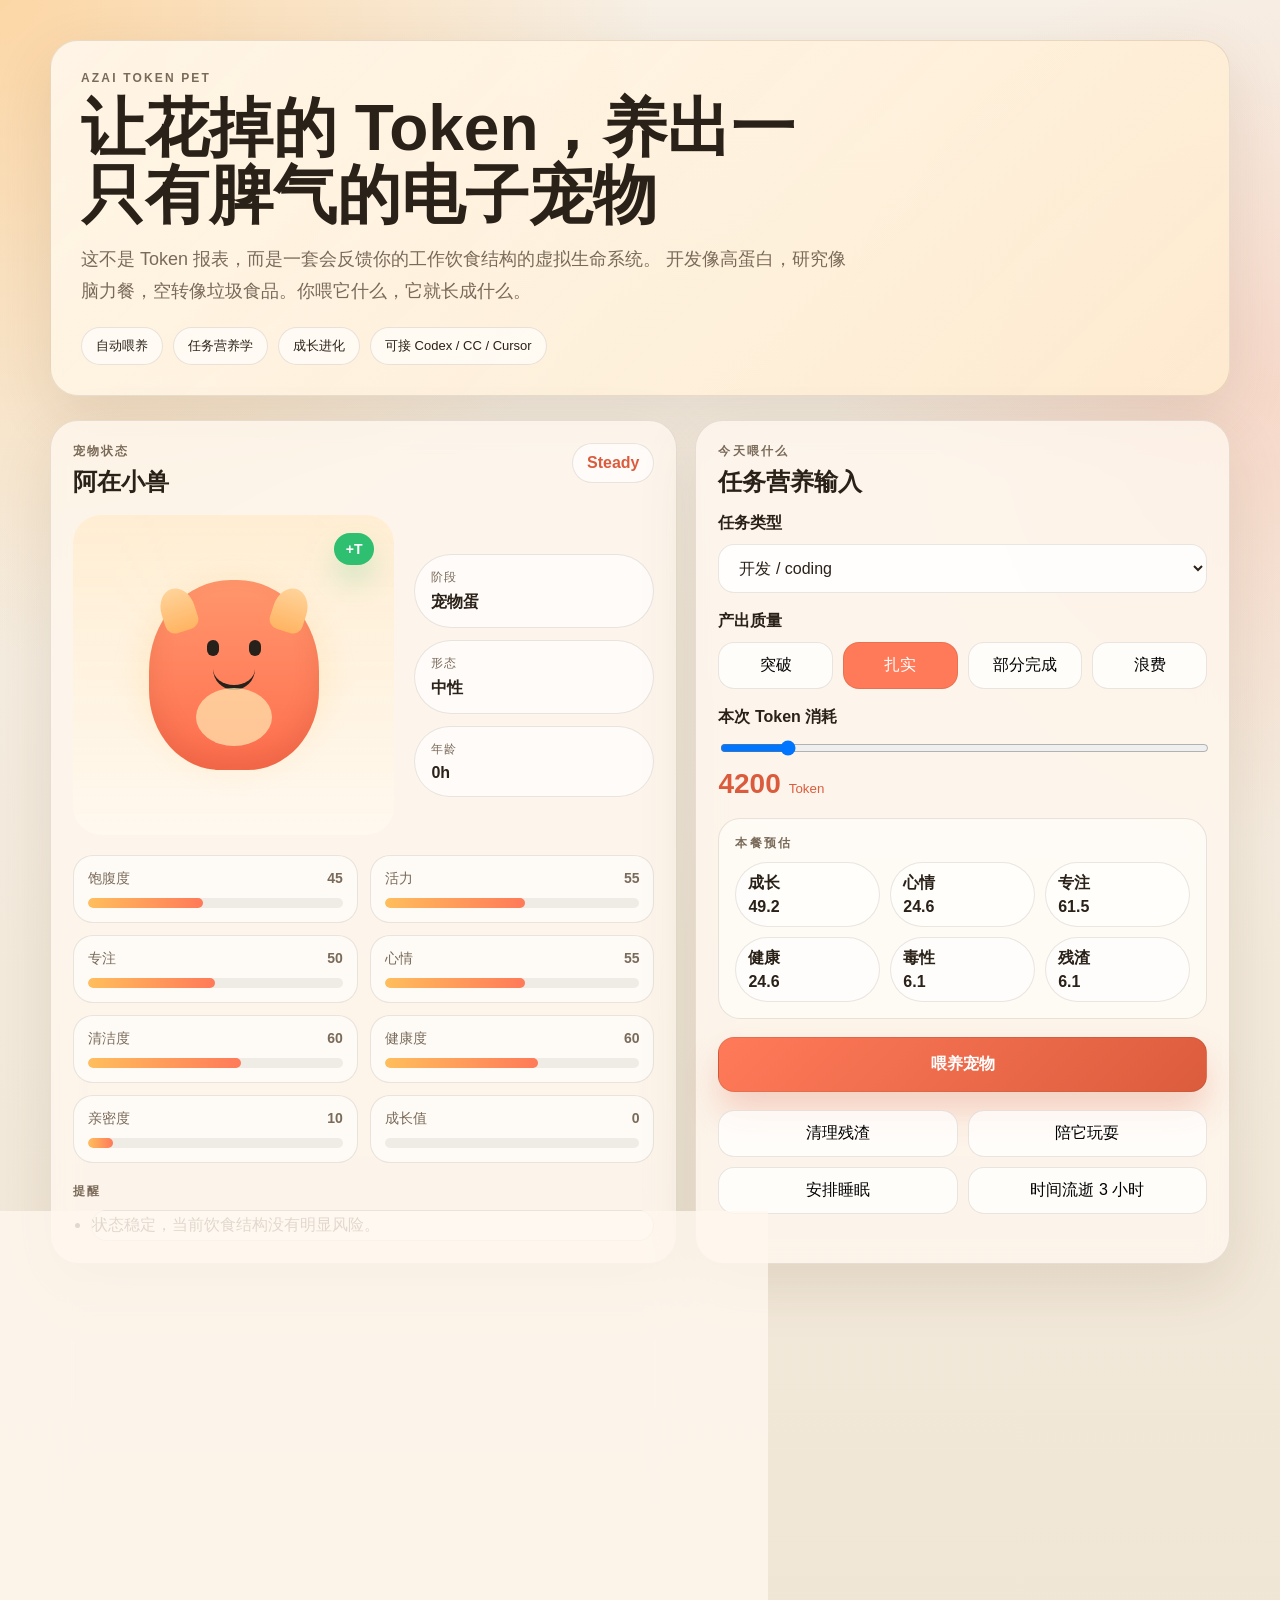
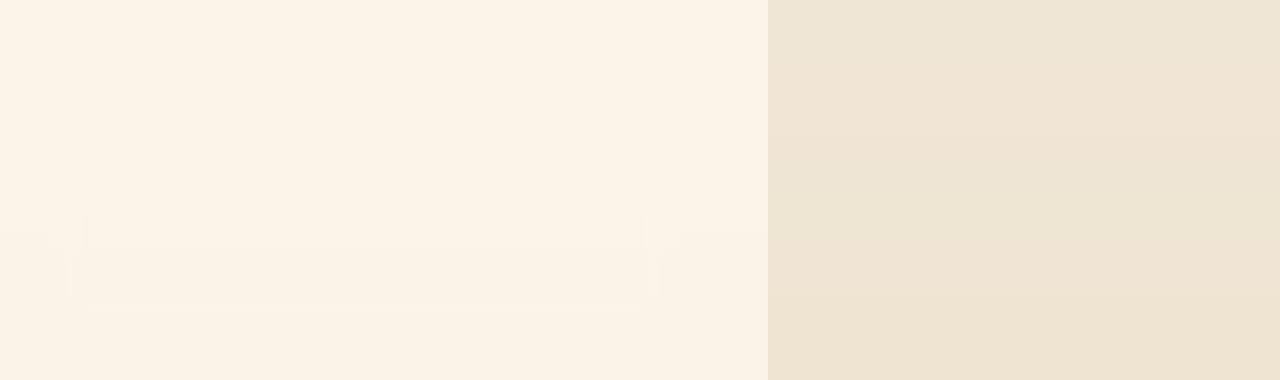
<file: demo/index.html>
<!DOCTYPE html>
<html lang="zh-CN">
  <head>
    <meta charset="UTF-8" />
    <meta name="viewport" content="width=device-width, initial-scale=1.0" />
    <title>阿在 Token Pet Demo</title>
    <link rel="stylesheet" href="./styles.css" />
  </head>
  <body>
    <div class="page-shell">
      <header class="hero">
        <div class="hero-copy">
          <p class="eyebrow">AZAI TOKEN PET</p>
          <h1>让花掉的 Token，养出一只有脾气的电子宠物</h1>
          <p class="hero-text">
            这不是 Token 报表，而是一套会反馈你的工作饮食结构的虚拟生命系统。
            开发像高蛋白，研究像脑力餐，空转像垃圾食品。你喂它什么，它就长成什么。
          </p>
        </div>
        <div class="hero-badges">
          <span>自动喂养</span>
          <span>任务营养学</span>
          <span>成长进化</span>
          <span>可接 Codex / CC / Cursor</span>
        </div>
      </header>

      <main class="dashboard">
        <section class="pet-panel panel">
          <div class="panel-head">
            <div>
              <p class="panel-kicker">宠物状态</p>
              <h2 id="pet-name">阿在小兽</h2>
            </div>
            <div class="status-pill" id="mood-pill">steady</div>
          </div>

          <div class="pet-stage">
            <div class="pet-scene" id="pet-scene" data-form="neutral" data-mood="steady">
              <div class="pet-halo"></div>
              <div class="pet-body">
                <div class="pet-ears"></div>
                <div class="pet-face">
                  <span class="eye left"></span>
                  <span class="eye right"></span>
                  <span class="mouth"></span>
                </div>
                <div class="pet-belly"></div>
              </div>
              <div class="pet-token">+T</div>
            </div>

            <div class="pet-meta">
              <div class="meta-card">
                <span class="meta-label">阶段</span>
                <strong id="stage-label">egg</strong>
              </div>
              <div class="meta-card">
                <span class="meta-label">形态</span>
                <strong id="form-label">neutral</strong>
              </div>
              <div class="meta-card">
                <span class="meta-label">年龄</span>
                <strong id="age-label">0h</strong>
              </div>
            </div>
          </div>

          <div class="stats-grid" id="stats-grid"></div>

          <div class="warnings">
            <p class="panel-kicker">提醒</p>
            <ul id="warning-list"></ul>
          </div>
        </section>

        <section class="control-panel panel">
          <div class="panel-head">
            <div>
              <p class="panel-kicker">今天喂什么</p>
              <h2>任务营养输入</h2>
            </div>
          </div>

          <form id="feed-form" class="feed-form">
            <label>
              <span>任务类型</span>
              <select id="task-type"></select>
            </label>

            <label>
              <span>产出质量</span>
              <div class="segmented" id="quality-group">
                <button type="button" data-quality="breakthrough">突破</button>
                <button type="button" class="is-active" data-quality="solid">扎实</button>
                <button type="button" data-quality="partial">部分完成</button>
                <button type="button" data-quality="waste">浪费</button>
              </div>
            </label>

            <label>
              <span>本次 Token 消耗</span>
              <input id="token-slider" type="range" min="500" max="30000" step="100" value="4200" />
              <div class="slider-readout">
                <strong id="token-value">4200</strong>
                <small>Token</small>
              </div>
            </label>

            <div class="meal-preview">
              <p class="panel-kicker">本餐预估</p>
              <div id="meal-preview-grid" class="preview-grid"></div>
            </div>

            <button class="primary-button" type="submit">喂养宠物</button>
          </form>

          <div class="care-actions">
            <button type="button" data-action="clean">清理残渣</button>
            <button type="button" data-action="play">陪它玩耍</button>
            <button type="button" data-action="sleep">安排睡眠</button>
            <button type="button" data-action="tick">时间流逝 3 小时</button>
          </div>
        </section>

        <section class="intel-panel panel">
          <div class="panel-head">
            <div>
              <p class="panel-kicker">进化判断</p>
              <h2>当前更像哪种宠物</h2>
            </div>
          </div>

          <div id="archetype-list" class="archetype-list"></div>

          <div class="narrative-card">
            <p class="panel-kicker">系统解读</p>
            <p id="narrative-text"></p>
          </div>

          <div class="narrative-card">
            <p class="panel-kicker">最近饮食</p>
            <div id="meal-log" class="meal-log"></div>
          </div>
        </section>
      </main>
    </div>

    <script src="./app.js"></script>
  </body>
</html>
</file>
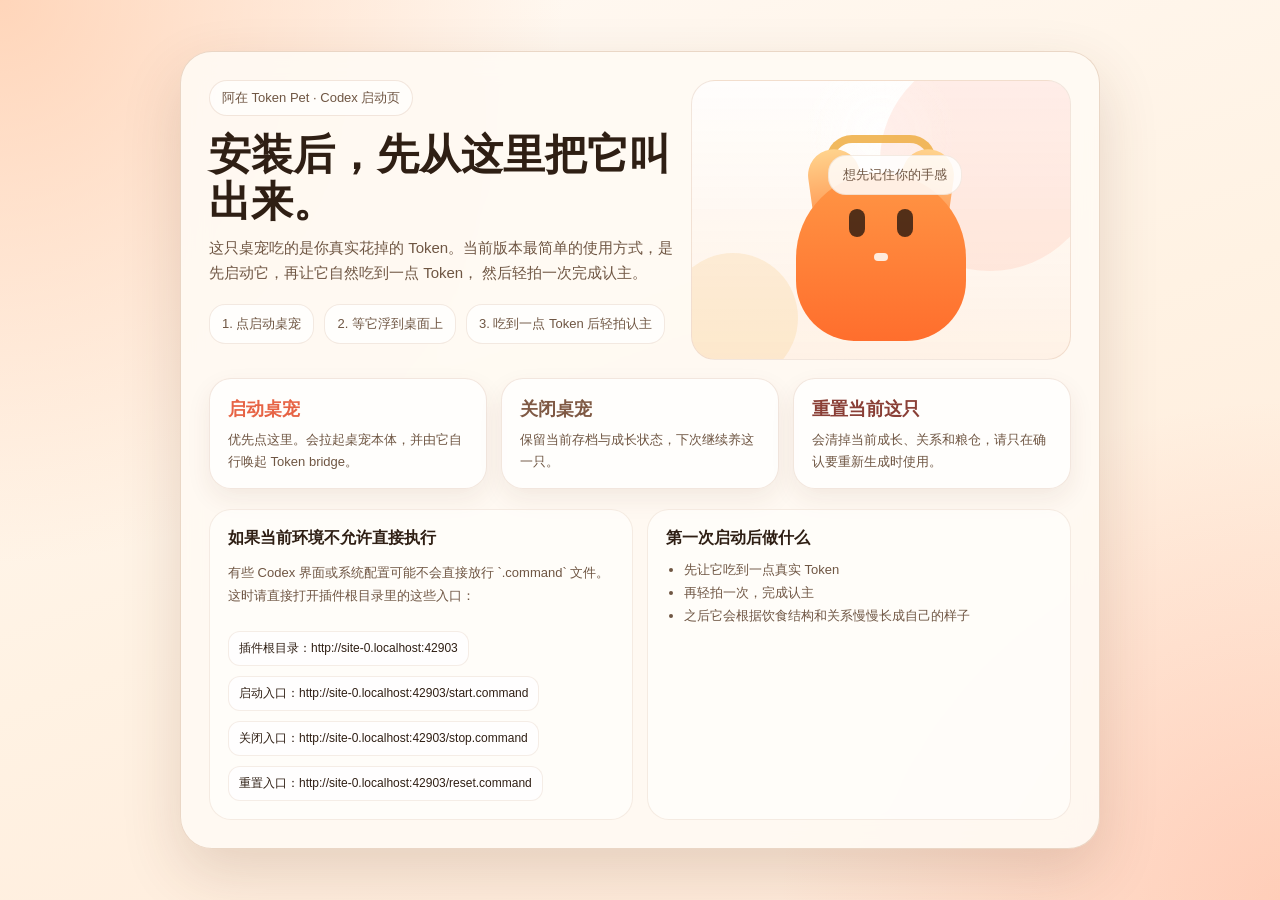
<file: demo/codex-launchpad.html>
<!doctype html>
<html lang="zh-CN">
  <head>
    <meta charset="UTF-8" />
    <meta name="viewport" content="width=device-width, initial-scale=1.0" />
    <title>阿在 Token Pet 启动页</title>
    <style>
      :root {
        --ink: #2f1f14;
        --soft-ink: #6f5643;
        --cream: #fff7ef;
        --paper: rgba(255, 250, 244, 0.92);
        --line: rgba(180, 125, 85, 0.28);
        --accent: #ff7a59;
        --accent-deep: #e76445;
        --gold: #f0b24d;
        --mint: #77c9a8;
        --shadow: 0 24px 60px rgba(96, 52, 27, 0.16);
      }

      * { box-sizing: border-box; }

      body {
        margin: 0;
        min-height: 100vh;
        font-family: "PingFang SC", "Hiragino Sans GB", "Microsoft YaHei", sans-serif;
        color: var(--ink);
        background:
          radial-gradient(circle at top left, rgba(255, 198, 161, 0.7), transparent 36%),
          radial-gradient(circle at bottom right, rgba(255, 122, 89, 0.25), transparent 32%),
          linear-gradient(160deg, #fffaf5 0%, #fff2e3 52%, #ffe9d8 100%);
        display: grid;
        place-items: center;
        padding: 28px;
      }

      .shell {
        width: min(920px, 100%);
        background: var(--paper);
        border: 1px solid var(--line);
        border-radius: 32px;
        box-shadow: var(--shadow);
        overflow: hidden;
        backdrop-filter: blur(14px);
      }

      .hero {
        display: grid;
        grid-template-columns: 1.1fr 0.9fr;
        gap: 18px;
        padding: 28px 28px 18px;
      }

      .eyebrow {
        display: inline-flex;
        align-items: center;
        gap: 8px;
        font-size: 13px;
        color: var(--soft-ink);
        background: rgba(255,255,255,0.6);
        border: 1px solid rgba(180, 125, 85, 0.18);
        border-radius: 999px;
        padding: 8px 12px;
      }

      h1 {
        margin: 16px 0 10px;
        font-size: clamp(30px, 4vw, 42px);
        line-height: 1.1;
      }

      .lede {
        margin: 0;
        color: var(--soft-ink);
        line-height: 1.7;
        font-size: 15px;
      }

      .pet-card {
        position: relative;
        min-height: 280px;
        border-radius: 24px;
        background:
          radial-gradient(circle at 50% 18%, rgba(255,255,255,0.88), transparent 25%),
          linear-gradient(180deg, rgba(255,255,255,0.72), rgba(255, 240, 227, 0.82));
        border: 1px solid rgba(180, 125, 85, 0.18);
        overflow: hidden;
      }

      .pet-card::before,
      .pet-card::after {
        content: "";
        position: absolute;
        inset: auto;
        border-radius: 999px;
      }

      .pet-card::before {
        width: 220px;
        height: 220px;
        right: -30px;
        top: -30px;
        background: rgba(255, 122, 89, 0.12);
      }

      .pet-card::after {
        width: 130px;
        height: 130px;
        left: -24px;
        bottom: -24px;
        background: rgba(240, 178, 77, 0.16);
      }

      .pet {
        position: absolute;
        left: 50%;
        bottom: 18px;
        width: 210px;
        height: 210px;
        transform: translateX(-50%);
      }

      .pet .body {
        position: absolute;
        inset: auto 20px 0 20px;
        height: 168px;
        background: linear-gradient(180deg, #ff9645, #ff6e2d);
        border-radius: 88px 88px 62px 62px;
      }

      .pet .ear {
        position: absolute;
        top: 18px;
        width: 52px;
        height: 80px;
        background: linear-gradient(180deg, #ffd38d, #ff8c48);
        border-radius: 36px 36px 20px 20px;
      }

      .pet .ear.left { left: 34px; transform: rotate(-8deg); }
      .pet .ear.right { right: 34px; transform: rotate(8deg); }

      .pet .face {
        position: absolute;
        inset: 78px 0 auto;
        text-align: center;
      }

      .pet .eyes {
        display: inline-flex;
        gap: 32px;
        margin-bottom: 16px;
      }

      .pet .eyes span {
        width: 16px;
        height: 28px;
        border-radius: 999px;
        background: rgba(55, 32, 18, 0.86);
        display: block;
      }

      .pet .nose {
        width: 14px;
        height: 8px;
        border-radius: 999px;
        background: rgba(255, 247, 239, 0.9);
        margin: 0 auto;
      }

      .pet .halo {
        position: absolute;
        left: 50%;
        top: 4px;
        width: 110px;
        height: 26px;
        border: 8px solid rgba(240, 178, 77, 0.9);
        border-bottom: 0;
        border-radius: 999px 999px 0 0;
        transform: translateX(-50%);
      }

      .pet .bubble {
        position: absolute;
        right: 24px;
        top: 24px;
        padding: 10px 14px;
        border-radius: 18px;
        background: rgba(255,255,255,0.85);
        color: var(--soft-ink);
        font-size: 13px;
        border: 1px solid rgba(180, 125, 85, 0.15);
      }

      .actions {
        display: grid;
        grid-template-columns: repeat(3, minmax(0, 1fr));
        gap: 14px;
        padding: 0 28px 12px;
      }

      .action {
        text-decoration: none;
        color: inherit;
        background: rgba(255,255,255,0.7);
        border: 1px solid rgba(180, 125, 85, 0.18);
        border-radius: 22px;
        padding: 18px 18px 16px;
        transition: transform 140ms ease, box-shadow 140ms ease, border-color 140ms ease;
        box-shadow: 0 10px 24px rgba(96, 52, 27, 0.08);
      }

      .action:hover {
        transform: translateY(-2px);
        border-color: rgba(230, 100, 69, 0.35);
        box-shadow: 0 16px 36px rgba(96, 52, 27, 0.12);
      }

      .action strong {
        display: block;
        font-size: 18px;
        margin-bottom: 8px;
      }

      .action p {
        margin: 0;
        font-size: 13px;
        line-height: 1.65;
        color: var(--soft-ink);
      }

      .action.start strong { color: var(--accent-deep); }
      .action.stop strong { color: #7f5944; }
      .action.reset strong { color: #8a3f36; }

      .notes {
        display: grid;
        grid-template-columns: 1fr 1fr;
        gap: 14px;
        padding: 8px 28px 28px;
      }

      .note {
        border-radius: 22px;
        background: rgba(255,255,255,0.55);
        border: 1px solid rgba(180, 125, 85, 0.14);
        padding: 18px;
      }

      .note h2 {
        margin: 0 0 10px;
        font-size: 16px;
      }

      .note p,
      .note li {
        color: var(--soft-ink);
        font-size: 13px;
        line-height: 1.75;
      }

      .path {
        display: inline-block;
        margin-top: 10px;
        padding: 8px 10px;
        border-radius: 12px;
        background: rgba(255,255,255,0.82);
        border: 1px solid rgba(180, 125, 85, 0.14);
        font-size: 12px;
        word-break: break-all;
      }

      .steps {
        display: flex;
        gap: 10px;
        flex-wrap: wrap;
        margin-top: 18px;
      }

      .step {
        background: rgba(255,255,255,0.74);
        border: 1px solid rgba(180, 125, 85, 0.16);
        border-radius: 16px;
        padding: 10px 12px;
        font-size: 13px;
        color: var(--soft-ink);
      }

      .fallback {
        margin-top: 14px;
        padding: 14px;
        border-radius: 16px;
        background: rgba(255,255,255,0.76);
        border: 1px dashed rgba(180, 125, 85, 0.3);
      }

      .fallback[hidden] {
        display: none;
      }

      .mini {
        margin-top: 8px;
        font-size: 12px;
        color: var(--soft-ink);
        line-height: 1.7;
      }

      ul {
        margin: 0;
        padding-left: 18px;
      }

      @media (max-width: 820px) {
        .hero,
        .actions,
        .notes {
          grid-template-columns: 1fr;
        }
      }
    </style>
  </head>
  <body>
    <main class="shell">
      <section class="hero">
        <div>
          <div class="eyebrow">阿在 Token Pet · Codex 启动页</div>
          <h1>安装后，先从这里把它叫出来。</h1>
          <p class="lede">
            这只桌宠吃的是你真实花掉的 Token。当前版本最简单的使用方式，是先启动它，再让它自然吃到一点 Token，
            然后轻拍一次完成认主。
          </p>
          <div class="steps">
            <div class="step">1. 点启动桌宠</div>
            <div class="step">2. 等它浮到桌面上</div>
            <div class="step">3. 吃到一点 Token 后轻拍认主</div>
          </div>
        </div>
        <div class="pet-card">
          <div class="pet">
            <div class="halo"></div>
            <div class="ear left"></div>
            <div class="ear right"></div>
            <div class="body"></div>
            <div class="face">
              <div class="eyes"><span></span><span></span></div>
              <div class="nose"></div>
            </div>
            <div class="bubble">想先记住你的手感</div>
          </div>
        </div>
      </section>

      <section class="actions">
        <a class="action start" href="../start.command" id="startLink">
          <strong>启动桌宠</strong>
          <p>优先点这里。会拉起桌宠本体，并由它自行唤起 Token bridge。</p>
        </a>
        <a class="action stop" href="../stop.command" id="stopLink">
          <strong>关闭桌宠</strong>
          <p>保留当前存档与成长状态，下次继续养这一只。</p>
        </a>
        <a class="action reset" href="../reset.command" id="resetLink">
          <strong>重置当前这只</strong>
          <p>会清掉当前成长、关系和粮仓，请只在确认要重新生成时使用。</p>
        </a>
      </section>

      <section class="notes">
        <article class="note">
          <h2>如果当前环境不允许直接执行</h2>
          <p>有些 Codex 界面或系统配置可能不会直接放行 `.command` 文件。这时请直接打开插件根目录里的这些入口：</p>
          <div class="path" id="pluginRootPath">插件根目录：加载中…</div>
          <div class="path" id="startPath">启动入口：加载中…</div>
          <div class="path" id="stopPath">关闭入口：加载中…</div>
          <div class="path" id="resetPath">重置入口：加载中…</div>
          <div class="fallback" id="fallbackBox" hidden>
            <strong>如果刚才点了没反应：</strong>
            <div class="mini">1. 直接在 Finder 打开上面的 `start.command`。</div>
            <div class="mini">2. 或回到 Codex 插件根目录，双击 `start.command`。</div>
            <div class="mini">3. 看到桌宠后，再回到 Codex 继续工作即可。</div>
          </div>
        </article>

        <article class="note">
          <h2>第一次启动后做什么</h2>
          <ul>
            <li>先让它吃到一点真实 Token</li>
            <li>再轻拍一次，完成认主</li>
            <li>之后它会根据饮食结构和关系慢慢长成自己的样子</li>
          </ul>
        </article>
      </section>
    </main>
    <script>
      const fileURLToPath = (value) => {
        try {
          return decodeURIComponent(value.replace(/^file:\/\//, ""));
        } catch {
          return value;
        }
      };

      const currentPath = fileURLToPath(window.location.href.split("#")[0].split("?")[0]);
      const pluginRoot = currentPath.replace(/\/demo\/codex-launchpad\.html$/, "");
      const startPath = `${pluginRoot}/start.command`;
      const stopPath = `${pluginRoot}/stop.command`;
      const resetPath = `${pluginRoot}/reset.command`;

      const setText = (id, text) => {
        const node = document.getElementById(id);
        if (node) node.textContent = text;
      };

      setText("pluginRootPath", `插件根目录：${pluginRoot}`);
      setText("startPath", `启动入口：${startPath}`);
      setText("stopPath", `关闭入口：${stopPath}`);
      setText("resetPath", `重置入口：${resetPath}`);

      const fallbackBox = document.getElementById("fallbackBox");
      ["startLink", "stopLink", "resetLink"].forEach((id) => {
        const node = document.getElementById(id);
        if (!node) return;
        node.addEventListener("click", () => {
          window.setTimeout(() => {
            if (fallbackBox) fallbackBox.hidden = false;
          }, 900);
        });
      });
    </script>
  </body>
</html>
</file>
<file: demo/styles.css>
:root {
  --bg: #f4ecdf;
  --bg-secondary: #fff8ef;
  --card: rgba(255, 248, 239, 0.78);
  --stroke: rgba(72, 49, 31, 0.12);
  --text: #2a2118;
  --muted: #7a6a59;
  --accent: #ff7a59;
  --accent-deep: #db5c3d;
  --sun: #ffbe5c;
  --green: #38a169;
  --red: #cf4b3c;
  --shadow: 0 20px 60px rgba(92, 59, 28, 0.12);
}

* {
  box-sizing: border-box;
}

body {
  margin: 0;
  min-height: 100vh;
  color: var(--text);
  background:
    radial-gradient(circle at top left, rgba(255, 201, 131, 0.65), transparent 28%),
    radial-gradient(circle at right 20%, rgba(255, 122, 89, 0.18), transparent 22%),
    linear-gradient(180deg, #f7f0e6 0%, #efe4d2 100%);
  font-family: "Avenir Next", "PingFang SC", "Hiragino Sans GB", sans-serif;
}

.page-shell {
  width: min(1180px, calc(100% - 32px));
  margin: 0 auto;
  padding: 40px 0 48px;
}

.hero {
  display: grid;
  gap: 20px;
  margin-bottom: 24px;
  padding: 30px;
  border: 1px solid var(--stroke);
  border-radius: 28px;
  background: linear-gradient(135deg, rgba(255, 247, 234, 0.92), rgba(255, 235, 207, 0.88));
  box-shadow: var(--shadow);
}

.eyebrow,
.panel-kicker {
  margin: 0 0 10px;
  color: var(--muted);
  font-size: 12px;
  font-weight: 700;
  letter-spacing: 0.18em;
  text-transform: uppercase;
}

.hero h1,
.panel h2 {
  margin: 0;
  line-height: 1.04;
}

.hero h1 {
  max-width: 740px;
  font-size: clamp(34px, 6vw, 64px);
}

.hero-text {
  max-width: 780px;
  margin: 16px 0 0;
  color: var(--muted);
  font-size: 18px;
  line-height: 1.75;
}

.hero-badges {
  display: flex;
  flex-wrap: wrap;
  gap: 10px;
}

.hero-badges span,
.status-pill,
.meta-card,
.preview-item,
.meal-entry,
.warning-empty {
  border: 1px solid var(--stroke);
  border-radius: 999px;
  background: rgba(255, 255, 255, 0.62);
}

.hero-badges span {
  padding: 9px 14px;
  font-size: 13px;
}

.dashboard {
  display: grid;
  grid-template-columns: 1.08fr 0.92fr;
  gap: 18px;
}

.panel {
  padding: 22px;
  border: 1px solid var(--stroke);
  border-radius: 28px;
  background: var(--card);
  backdrop-filter: blur(14px);
  box-shadow: var(--shadow);
}

.pet-panel {
  display: grid;
  gap: 20px;
}

.control-panel,
.intel-panel {
  display: grid;
  gap: 18px;
  align-content: start;
}

.panel-head {
  display: flex;
  justify-content: space-between;
  align-items: start;
  gap: 16px;
}

.status-pill {
  padding: 10px 14px;
  color: var(--accent-deep);
  font-weight: 700;
  text-transform: capitalize;
}

.pet-stage {
  display: grid;
  grid-template-columns: minmax(280px, 1fr) minmax(180px, 240px);
  gap: 20px;
  align-items: center;
}

.pet-scene {
  position: relative;
  min-height: 320px;
  display: grid;
  place-items: center;
  overflow: hidden;
  border-radius: 28px;
  background:
    linear-gradient(180deg, rgba(255, 237, 209, 0.95), rgba(255, 248, 239, 0.8)),
    radial-gradient(circle at 50% 20%, rgba(255, 255, 255, 0.9), transparent 40%);
}

.pet-halo {
  position: absolute;
  width: 220px;
  height: 220px;
  border-radius: 50%;
  background: radial-gradient(circle, rgba(255, 190, 92, 0.52), transparent 72%);
  filter: blur(8px);
}

.pet-body {
  position: relative;
  width: 170px;
  height: 190px;
  transform-origin: bottom center;
  animation: floaty 3.2s ease-in-out infinite;
}

.pet-ears::before,
.pet-ears::after,
.pet-body,
.pet-belly {
  position: absolute;
}

.pet-body {
  border-radius: 48% 48% 42% 42%;
  background: linear-gradient(180deg, #ff966c, #ff6f4f);
  box-shadow: inset 0 -14px 24px rgba(159, 53, 26, 0.18);
}

.pet-ears::before,
.pet-ears::after {
  content: "";
  top: 8px;
  width: 34px;
  height: 44px;
  border-radius: 60% 60% 12px 12px;
  background: linear-gradient(180deg, #ffd39a, #ffb462);
}

.pet-ears::before {
  left: 12px;
  transform: rotate(-18deg);
}

.pet-ears::after {
  right: 12px;
  transform: rotate(18deg);
}

.pet-face {
  position: absolute;
  inset: 52px 28px auto;
  height: 66px;
}

.eye {
  position: absolute;
  top: 8px;
  width: 12px;
  height: 16px;
  border-radius: 999px;
  background: #27211b;
}

.eye.left {
  left: 30px;
}

.eye.right {
  right: 30px;
}

.mouth {
  position: absolute;
  left: 50%;
  bottom: 8px;
  width: 42px;
  height: 22px;
  border-bottom: 5px solid #27211b;
  border-radius: 0 0 999px 999px;
  transform: translateX(-50%);
}

.pet-belly {
  left: 50%;
  bottom: 24px;
  width: 76px;
  height: 58px;
  border-radius: 50%;
  background: rgba(255, 222, 170, 0.78);
  transform: translateX(-50%);
}

.pet-token {
  position: absolute;
  right: 20px;
  top: 18px;
  padding: 8px 12px;
  border-radius: 999px;
  background: #2fbf71;
  color: white;
  font-size: 14px;
  font-weight: 800;
  box-shadow: 0 16px 28px rgba(47, 191, 113, 0.22);
}

.pet-scene[data-form="builder"] .pet-body {
  background: linear-gradient(180deg, #ff8b5c, #f26d36);
}

.pet-scene[data-form="scholar"] .pet-body {
  background: linear-gradient(180deg, #ff9d78, #ff6b59);
}

.pet-scene[data-form="captain"] .pet-body {
  background: linear-gradient(180deg, #ff7b7b, #e65a5a);
}

.pet-scene[data-form="social"] .pet-body {
  background: linear-gradient(180deg, #ffae4f, #ff7a59);
}

.pet-scene[data-form="chaos"] .pet-body {
  background: linear-gradient(180deg, #6c5ce7, #ff7a59);
}

.pet-scene[data-mood="joyful"] .mouth {
  height: 28px;
}

.pet-scene[data-mood="sleepy"] .eye {
  height: 4px;
  top: 14px;
}

.pet-scene[data-mood="hungry"] .mouth {
  width: 28px;
  height: 12px;
  border-radius: 999px;
}

.pet-scene[data-mood="glitched"] .pet-token {
  background: #6c5ce7;
  animation: shake 0.24s linear infinite;
}

.pet-scene[data-mood="sick"] .pet-halo {
  background: radial-gradient(circle, rgba(207, 75, 60, 0.3), transparent 70%);
}

.pet-meta {
  display: grid;
  gap: 12px;
}

.meta-card {
  padding: 14px 16px;
}

.meta-label {
  display: block;
  margin-bottom: 6px;
  color: var(--muted);
  font-size: 12px;
  letter-spacing: 0.08em;
  text-transform: uppercase;
}

.stats-grid {
  display: grid;
  grid-template-columns: repeat(2, minmax(0, 1fr));
  gap: 12px;
}

.stat-card {
  padding: 14px;
  border: 1px solid var(--stroke);
  border-radius: 20px;
  background: rgba(255, 255, 255, 0.58);
}

.stat-card header {
  display: flex;
  justify-content: space-between;
  margin-bottom: 10px;
  color: var(--muted);
  font-size: 14px;
}

.bar-track {
  height: 10px;
  overflow: hidden;
  border-radius: 999px;
  background: rgba(72, 49, 31, 0.08);
}

.bar-fill {
  height: 100%;
  border-radius: inherit;
  background: linear-gradient(90deg, var(--sun), var(--accent));
}

.warnings ul {
  margin: 0;
  padding-left: 18px;
  color: var(--muted);
  line-height: 1.8;
}

.feed-form {
  display: grid;
  gap: 18px;
}

.feed-form label,
.slider-readout,
.segmented {
  display: grid;
  gap: 10px;
}

.feed-form span {
  font-weight: 700;
}

select,
input[type="range"] {
  width: 100%;
}

select {
  padding: 14px 16px;
  border: 1px solid var(--stroke);
  border-radius: 16px;
  background: rgba(255, 255, 255, 0.84);
  color: var(--text);
  font: inherit;
}

.segmented {
  grid-template-columns: repeat(4, minmax(0, 1fr));
}

.segmented button,
.care-actions button,
.primary-button {
  border: 1px solid var(--stroke);
  border-radius: 16px;
  font: inherit;
  cursor: pointer;
  transition: transform 0.18s ease, background 0.18s ease, color 0.18s ease;
}

.segmented button,
.care-actions button {
  padding: 12px 10px;
  background: rgba(255, 255, 255, 0.72);
}

.segmented button.is-active {
  background: var(--accent);
  color: white;
}

.slider-readout {
  grid-auto-flow: column;
  justify-content: start;
  align-items: baseline;
  gap: 8px;
  color: var(--accent-deep);
}

.slider-readout strong {
  font-size: 28px;
}

.meal-preview,
.narrative-card {
  padding: 16px;
  border: 1px solid var(--stroke);
  border-radius: 22px;
  background: rgba(255, 255, 255, 0.48);
}

.preview-grid {
  display: grid;
  grid-template-columns: repeat(3, minmax(0, 1fr));
  gap: 10px;
}

.preview-item {
  padding: 10px 12px;
}

.preview-item strong {
  display: block;
  margin-top: 4px;
}

.primary-button {
  padding: 16px 18px;
  background: linear-gradient(135deg, var(--accent), var(--accent-deep));
  color: white;
  font-weight: 800;
  box-shadow: 0 20px 34px rgba(219, 92, 61, 0.24);
}

.care-actions {
  display: grid;
  grid-template-columns: repeat(2, minmax(0, 1fr));
  gap: 10px;
}

.care-actions button:hover,
.segmented button:hover,
.primary-button:hover {
  transform: translateY(-1px);
}

.archetype-list {
  display: grid;
  gap: 12px;
}

.archetype-item {
  display: grid;
  gap: 8px;
}

.archetype-item header {
  display: flex;
  justify-content: space-between;
  color: var(--muted);
}

.meal-log {
  display: grid;
  gap: 10px;
}

.meal-entry {
  padding: 12px 14px;
}

.meal-entry strong,
.meal-entry span {
  display: block;
}

.meal-entry span {
  margin-top: 4px;
  color: var(--muted);
  font-size: 14px;
}

@keyframes floaty {
  0%,
  100% {
    transform: translateY(0);
  }
  50% {
    transform: translateY(-8px);
  }
}

@keyframes shake {
  0% {
    transform: translateX(0);
  }
  25% {
    transform: translateX(-2px);
  }
  75% {
    transform: translateX(2px);
  }
  100% {
    transform: translateX(0);
  }
}

@media (max-width: 980px) {
  .dashboard {
    grid-template-columns: 1fr;
  }

  .pet-stage {
    grid-template-columns: 1fr;
  }
}

@media (max-width: 640px) {
  .page-shell {
    width: min(100% - 20px, 100%);
    padding-top: 20px;
  }

  .hero,
  .panel {
    padding: 18px;
    border-radius: 22px;
  }

  .hero-text {
    font-size: 16px;
  }

  .segmented,
  .preview-grid,
  .care-actions,
  .stats-grid {
    grid-template-columns: 1fr;
  }

  .pet-scene {
    min-height: 260px;
  }
}
</file>
